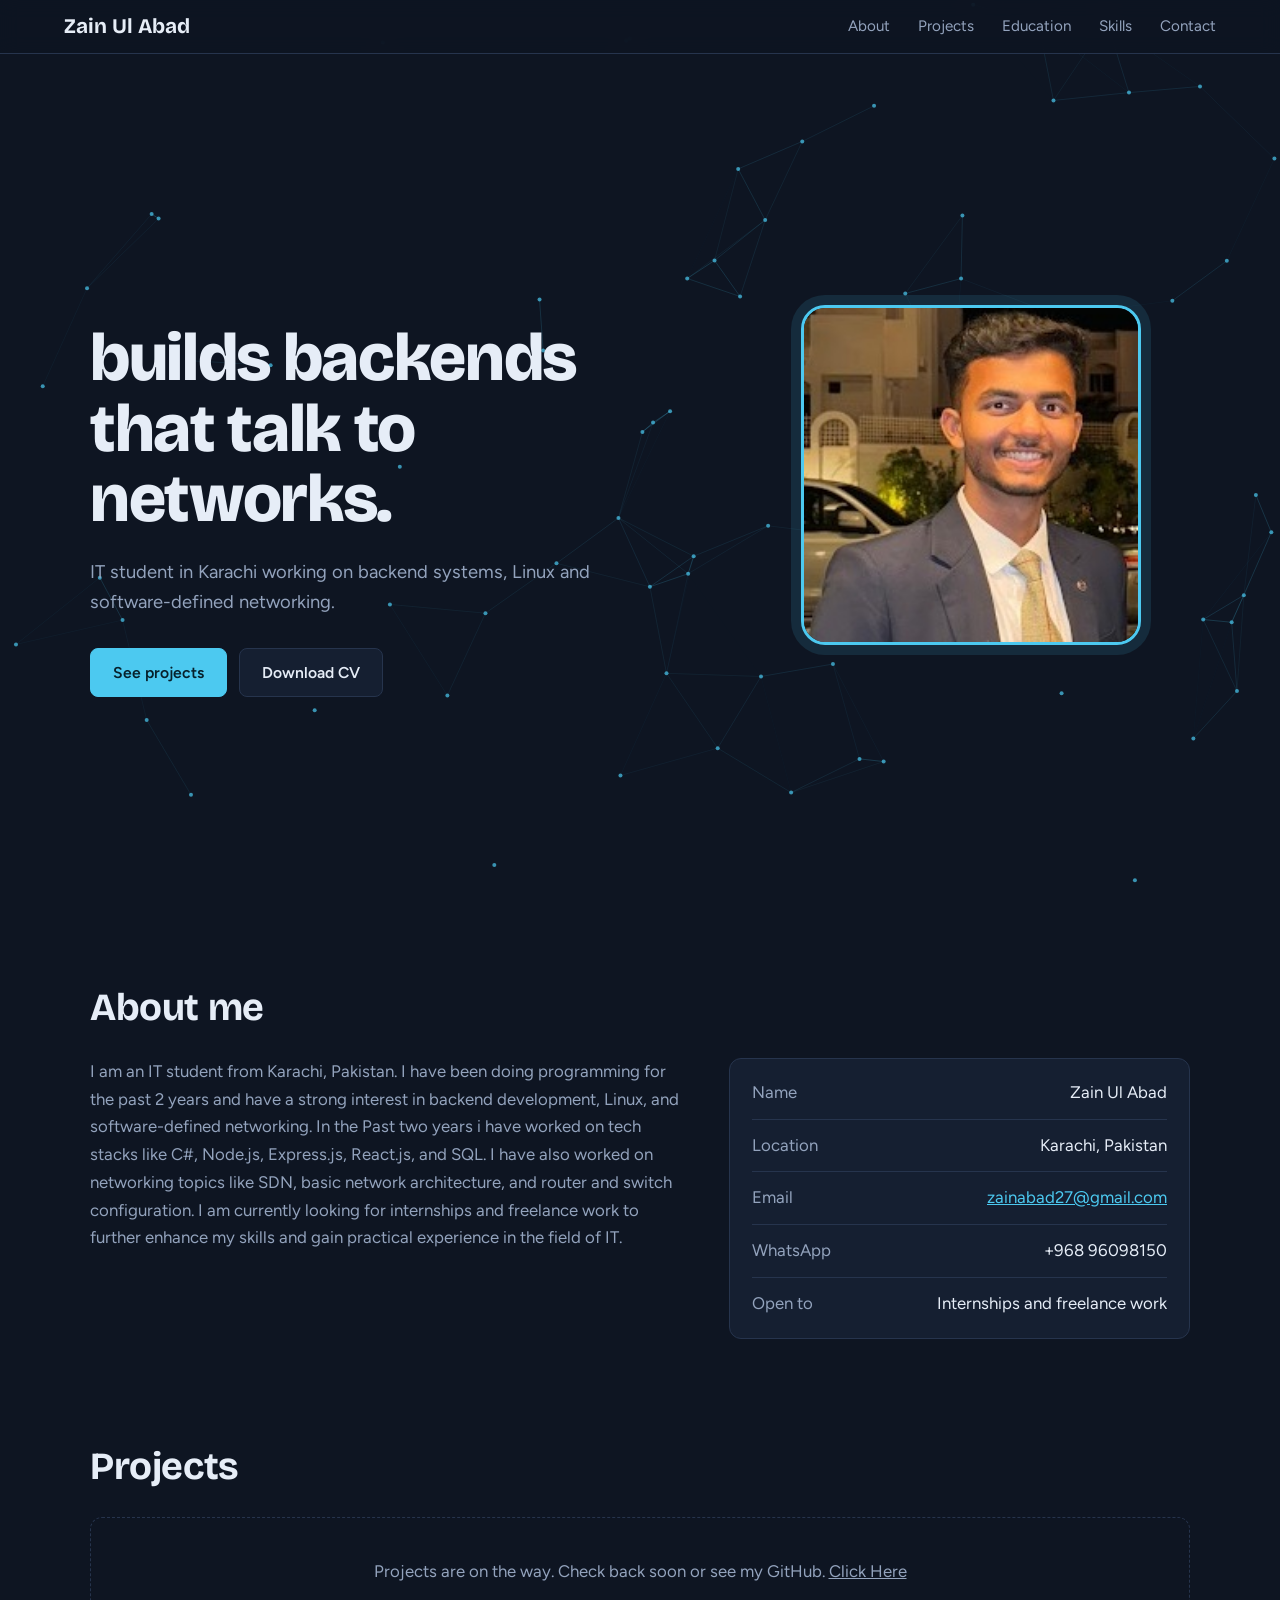
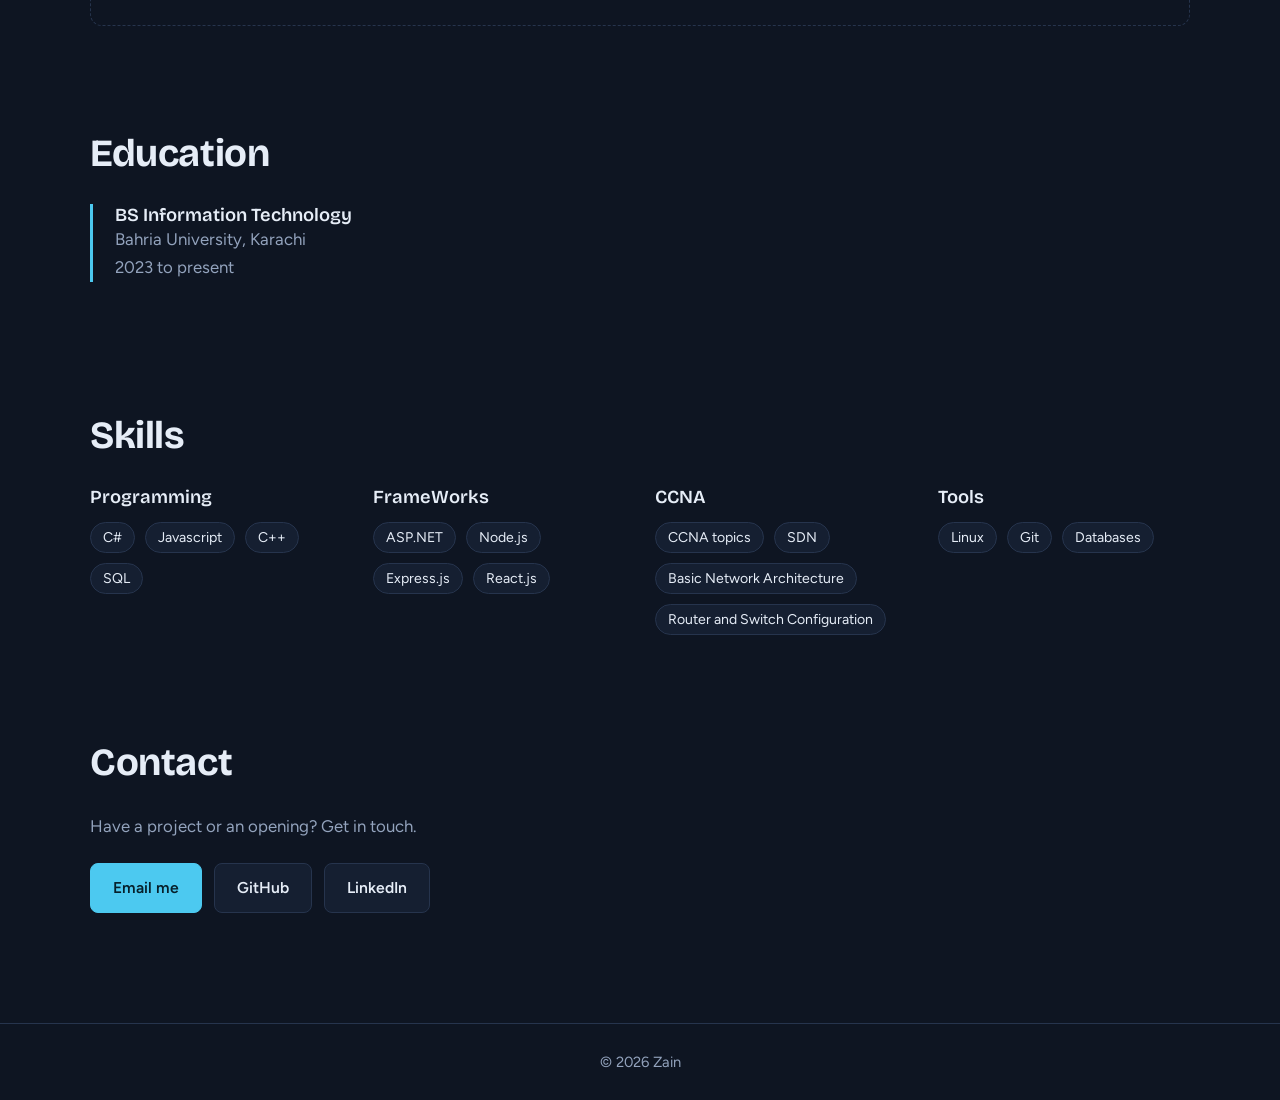
<file: index.html>
<!DOCTYPE html>
<html lang="en">
<head>
  <meta charset="UTF-8">
  <meta name="viewport" content="width=device-width, initial-scale=1">
  <title>Zain | Backend &amp; Networking Developer</title>
  <meta name="description" content="Portfolio of Zain, IT student focused on backend development, Linux and SDN.">
  <link rel="preconnect" href="https://fonts.googleapis.com">
  <link rel="preconnect" href="https://fonts.gstatic.com" crossorigin>
  <link href="https://fonts.googleapis.com/css2?family=Bricolage+Grotesque:wght@600;700;800&family=Figtree:wght@400;500;600&display=swap" rel="stylesheet">
  <link rel="stylesheet" href="style.css">
</head>
<body>

  <header class="nav">
    <a class="brand" href="#top">Zain Ul Abad</a>
    <nav>
      <a href="#about">About</a>
      <a href="#projects">Projects</a>
      <a href="#education">Education</a>
      <a href="#skills">Skills</a>
      <a href="#contact">Contact</a>
    </nav>
  </header>

  <!-- HERO / PERSONAL DETAILS -->
  <section class="hero" id="top">
    <canvas id="net" aria-hidden="true"></canvas>
    <div class="hero-inner">
      <div class="hero-text">
        <h1><br>builds backends<br>that talk to networks.</h1>
        <p class="lead">
          <!-- EDIT: your intro -->
          IT student in Karachi working on backend systems, Linux and software-defined networking.
        </p>
        <div class="actions">
          <a class="btn primary" href="#projects">See projects</a>
          <a class="btn" href="cv.pdf" download>Download CV</a>
        </div>
      </div>
      <div class="photo">
        <!-- EDIT: put your picture in this folder and name it profile.jpg -->
        <img src="P (2).jpg" alt="Photo of Zain" id="profilePic">
        <span class="photo-fallback" id="photoFallback">Z</span>
      </div>
    </div>
  </section>

  <main>
    <!-- ABOUT / PERSONAL DETAILS -->
    <section id="about">
      <h2>About me</h2>
      <div class="about-grid">
        <p>
          <!-- EDIT: write a short bio -->
         I am an IT student from Karachi, Pakistan. I have been doing programming for the past 2 years and have a strong interest in backend development, Linux, and software-defined networking. In the Past two years i have worked on tech stacks like C#, Node.js, Express.js, React.js, and SQL. I have also worked on networking topics like SDN, basic network architecture, and router and switch configuration. I am currently looking for internships and freelance work to further enhance my skills and gain practical experience in the field of IT.
        </p>
        <dl class="details">
          <!-- EDIT: change or add details -->
          <div><dt>Name</dt><dd>Zain Ul Abad</dd></div>
          <div><dt>Location</dt><dd>Karachi, Pakistan</dd></div>
          <div><dt>Email</dt><dd><a href="mailto:zainabad27@gmail.com">zainabad27@gmail.com</a></dd></div>
          <!-- <div><dt>Phone</dt><dd>+92 3363580957</dd></div> -->
          <div><dt>WhatsApp</dt><dd>+968 96098150</dd></div>
          <div><dt>Open to</dt><dd>Internships and freelance work</dd></div>
        </dl>
      </div>
    </section>

    <!-- PROJECTS (filled by script.js) -->
    <section id="projects">
      <h2>Projects</h2>
      <!-- <h1>Coming Soon</h1> -->
      <div class="grid" id="projectGrid"></div>
    </section>

    <!-- EDUCATION -->
    <section id="education">
      <h2>Education</h2>
      <div class="timeline">
        <!-- EDIT: copy this block to add more -->
        <article class="edu">
          <h3>BS Information Technology</h3>
          <p class="meta">Bahria University, Karachi</p>
          <p class="meta">2023 to present</p>
        </article>
      </div>
    </section>

    <!-- SKILLS -->
    <section id="skills">
      <h2>Skills</h2>
      <div class="skill-groups">
        <!-- EDIT: add or remove skills inside each list -->
        <div>
          <h3>Programming</h3>
          <ul class="chips"><li>C#</li><li>Javascript</li><li>C++</li><li>SQL</li></ul>
        </div>
          <div>
          <h3>FrameWorks</h3>
          <ul class="chips"><li>ASP.NET</li><li>Node.js</li><li>Express.js</li><li>React.js</li></ul>
        </div>
        <div>
          <h3>CCNA</h3>
          <ul class="chips"><li>CCNA topics</li><li>SDN</li></li><li>Basic Network Architecture</li></li><li>Router and Switch Configuration</li></ul>
        </div>
        <div>
          <h3>Tools</h3>
          <ul class="chips"><li>Linux</li><li>Git</li><li>Databases</li></ul>
        </div>
      </div>
    </section>

    <!-- CONTACT -->
    <section id="contact">
      <h2>Contact</h2>
      <p>Have a project or an opening? Get in touch.</p>
      <div class="actions">
        <!-- EDIT: replace with your real links -->
        <a class="btn primary" href="mailto:zainabad27@gmail.com">Email me</a>
        <a class="btn" href="https://github.com/zainabad27" target="_blank" rel="noopener">GitHub</a>
        <a class="btn" href="https://www.linkedin.com/in/zain-abad-67087a260" target="_blank" rel="noopener">LinkedIn</a>
      </div>
    </section>
  </main>

  <footer>© <span id="year"></span> Zain</footer>

  <script src="script.js"></script>
</body>
</html>
</file>
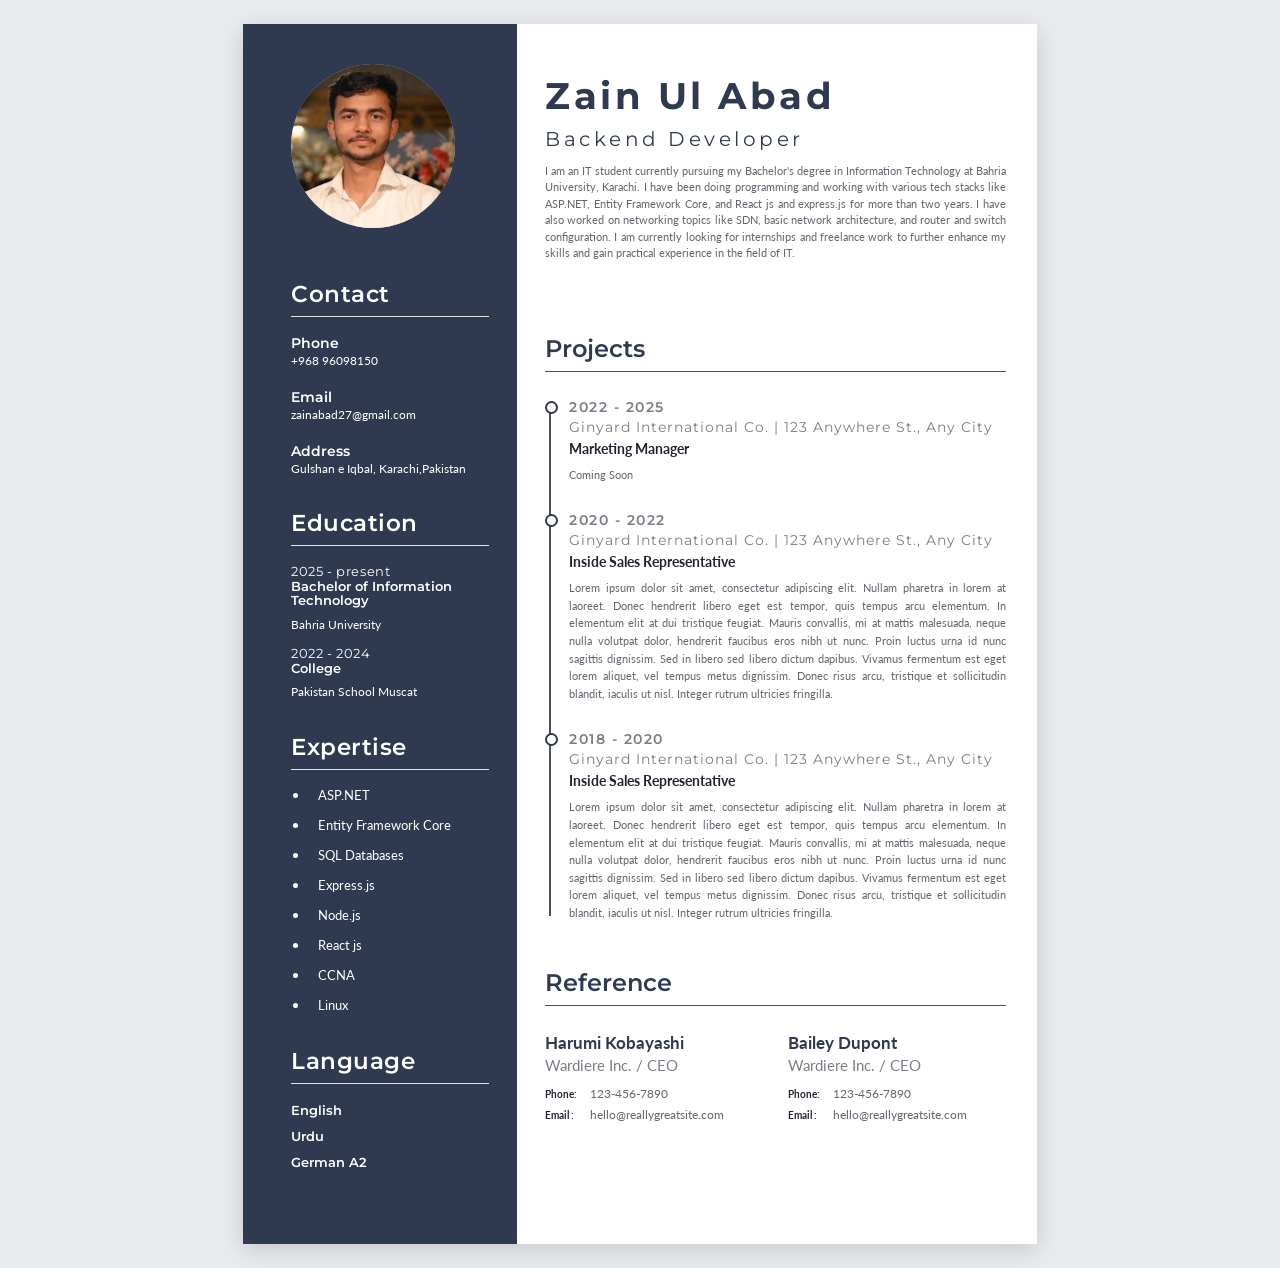
<file: cv/cv.html>
<!DOCTYPE html>
<html lang="en">
<head>
  <meta charset="UTF-8">
  <meta name="viewport" content="width=device-width, initial-scale=1">
  <title>Your Name – CV</title>
  <link rel="preconnect" href="https://fonts.googleapis.com">
  <link rel="preconnect" href="https://fonts.gstatic.com" crossorigin>
  <link href="https://fonts.googleapis.com/css2?family=Lato:wght@400;700&family=Montserrat:wght@400;500;600;700&display=swap" rel="stylesheet">
  <link rel="stylesheet" href="cv.css">
</head>
<body>
  <div class="page">

    <!-- ================= SIDEBAR ================= -->
    <aside class="sidebar">
      <div class="photo">
        <!-- Put your photo next to this file and name it photo.jpg -->
        <img src="../ZainCVPic (1).jpg " alt="Zain ul Abad">
      </div>

      <section class="side-section">
        <h2>Contact</h2>
        <dl class="contact">
          <dt>Phone</dt>
          <dd>+968 96098150</dd>
          <dt>Email</dt>
          <dd>zainabad27@gmail.com</dd>
          <dt>Address</dt>
          <dd>Gulshan e Iqbal, Karachi,Pakistan</dd>
        </dl>
      </section>

      <section class="side-section">
        <h2>Education</h2>
        <div class="edu">
          <p class="edu-date">2025 - present</p>
          <p class="edu-degree">Bachelor of Information Technology</p>
          <p class="edu-school">Bahria University</p>
        </div>
        <div class="edu">
          <p class="edu-date">2022 - 2024</p>
          <p class="edu-degree">College</p>
          <p class="edu-school">Pakistan School Muscat</p>
        </div>
      </section>

      <section class="side-section">
        <h2>Expertise</h2>
        <ul class="expertise">
          <li>ASP.NET</li>
          <li>Entity Framework Core</li>
          <li>SQL Databases</li>
          <li>Express.js</li>
          <li>Node.js</li>
          <li>React js</li>
          <li>CCNA</li>
          <li>Linux</li>
        </ul>
      </section>

      <section class="side-section">
        <h2>Language</h2>
        <ul class="languages">
          <li>English</li>
          <li>Urdu</li>
          <li>German A2</li>

        </ul>
      </section>
    </aside>

    <!-- ================= MAIN ================= -->
    <main class="main">
      <header class="intro">
        <h1>Zain Ul Abad</h1>
        <p class="role">Backend Developer</p>
        <p class="summary">
       I am an IT student currently pursuing my Bachelor's degree in Information Technology at Bahria University, Karachi. I have been doing programming and working with various tech stacks like ASP.NET, Entity Framework Core, and React js and express.js for more than two years. I have also worked on networking topics like SDN, basic network architecture, and router and switch configuration. I am currently looking for internships and freelance work to further enhance my skills and gain practical experience in the field of IT.
            </p>
      </header>

      <section class="main-section">
        <h2>Projects</h2>
        <div class="timeline">

          <article class="job">
            <p class="job-date">2022 - 2025</p>
            <p class="job-company">Ginyard International Co. | 123 Anywhere St., Any City</p>
            <h3 class="job-title">Marketing Manager</h3>
            <p class="job-desc">
              Coming Soon
            </p>
          </article>

          <article class="job">
            <p class="job-date">2020 - 2022</p>
            <p class="job-company">Ginyard International Co. | 123 Anywhere St., Any City</p>
            <h3 class="job-title">Inside Sales Representative</h3>
            <p class="job-desc">
              Lorem ipsum dolor sit amet, consectetur adipiscing elit. Nullam pharetra in lorem at
              laoreet. Donec hendrerit libero eget est tempor, quis tempus arcu elementum. In elementum
              elit at dui tristique feugiat. Mauris convallis, mi at mattis malesuada, neque nulla
              volutpat dolor, hendrerit faucibus eros nibh ut nunc. Proin luctus urna id nunc sagittis
              dignissim. Sed in libero sed libero dictum dapibus. Vivamus fermentum est eget lorem
              aliquet, vel tempus metus dignissim. Donec risus arcu, tristique et sollicitudin blandit,
              iaculis ut nisl. Integer rutrum ultricies fringilla.
            </p>
          </article>

          <article class="job">
            <p class="job-date">2018 - 2020</p>
            <p class="job-company">Ginyard International Co. | 123 Anywhere St., Any City</p>
            <h3 class="job-title">Inside Sales Representative</h3>
            <p class="job-desc">
              Lorem ipsum dolor sit amet, consectetur adipiscing elit. Nullam pharetra in lorem at
              laoreet. Donec hendrerit libero eget est tempor, quis tempus arcu elementum. In elementum
              elit at dui tristique feugiat. Mauris convallis, mi at mattis malesuada, neque nulla
              volutpat dolor, hendrerit faucibus eros nibh ut nunc. Proin luctus urna id nunc sagittis
              dignissim. Sed in libero sed libero dictum dapibus. Vivamus fermentum est eget lorem
              aliquet, vel tempus metus dignissim. Donec risus arcu, tristique et sollicitudin blandit,
              iaculis ut nisl. Integer rutrum ultricies fringilla.
            </p>
          </article>

        </div>
      </section>

      <section class="main-section">
        <h2>Reference</h2>
        <div class="references">

          <div class="ref">
            <h3>Harumi Kobayashi</h3>
            <p class="ref-role">Wardiere Inc. / CEO</p>
            <p class="ref-line"><span>Phone:</span> 123-456-7890</p>
            <p class="ref-line"><span>Email :</span> hello@reallygreatsite.com</p>
          </div>

          <div class="ref">
            <h3>Bailey Dupont</h3>
            <p class="ref-role">Wardiere Inc. / CEO</p>
            <p class="ref-line"><span>Phone:</span> 123-456-7890</p>
            <p class="ref-line"><span>Email :</span> hello@reallygreatsite.com</p>
          </div>

        </div>
      </section>
    </main>

  </div>
</body>
</html>
</file>
<file: style.css>
/* THEME: change these colors to re-skin the whole site */
:root {
  --bg: #0e1522;
  --panel: #151f31;
  --line: #26344d;
  --text: #e6edf7;
  --muted: #93a3bd;
  --accent: #4cc9f0;
  --accent-ink: #06202b;
  --node: 76, 201, 240; /* RGB of accent, used by the network canvas */
  --head: "Bricolage Grotesque", system-ui, sans-serif;
  --body: "Figtree", system-ui, sans-serif;
  color-scheme: dark;
}

* { box-sizing: border-box; margin: 0; padding: 0; }
html { scroll-behavior: smooth; scroll-padding-top: 72px; }
body { background: var(--bg); color: var(--text); font: 400 1.05rem/1.65 var(--body); }
a { color: inherit; }
:focus-visible { outline: 2px solid var(--accent); outline-offset: 3px; }

/* NAV */
.nav {
  position: fixed; inset: 0 0 auto 0; z-index: 10;
  display: flex; justify-content: space-between; align-items: center;
  padding: 14px clamp(20px, 5vw, 64px);
  background: rgba(14, 21, 34, .85); backdrop-filter: blur(10px);
  border-bottom: 1px solid var(--line);
}
.brand { font: 700 1.3rem var(--head); text-decoration: none; }
.nav nav { display: flex; gap: clamp(12px, 2.5vw, 28px); }
.nav nav a { text-decoration: none; color: var(--muted); font-size: .95rem; }
.nav nav a:hover { color: var(--text); }

/* HERO */
.hero { position: relative; min-height: 100vh; display: flex; align-items: center; overflow: hidden; }
#net { position: absolute; inset: 0; width: 100%; height: 100%; }
.hero-inner {
  position: relative; width: min(1100px, 100% - 40px); margin: 0 auto; padding: 110px 0 60px;
  display: grid; grid-template-columns: 1.4fr 1fr; gap: 48px; align-items: center;
}
h1 { font: 800 clamp(2.2rem, 5.6vw, 4.2rem)/1.05 var(--head); letter-spacing: -.02em; }
.lead { margin: 22px 0 30px; max-width: 46ch; color: var(--muted); font-size: 1.15rem; }
.actions { display: flex; flex-wrap: wrap; gap: 12px; }

.btn {
  display: inline-block; padding: 11px 22px; border-radius: 8px;
  border: 1px solid var(--line); background: var(--panel);
  text-decoration: none; font-weight: 600; font-size: .98rem;
  transition: border-color .2s, transform .2s;
}
.btn:hover { border-color: var(--accent); transform: translateY(-2px); }
.btn.primary { background: var(--accent); border-color: var(--accent); color: var(--accent-ink); }

.photo {
  position: relative; justify-self: center;
  width: min(340px, 80vw); border-radius: 24px;
  border: 3px solid var(--accent); box-shadow: 0 0 0 10px rgba(var(--node), .12);
  overflow: hidden; background: var(--panel);
}
.photo img { width: 100%; height: 100%; aspect-ratio: 1 / 1; object-fit: cover; object-position: center 15%; display: block; }
.photo.no-img { aspect-ratio: 1; }
.photo-fallback { display: none; position: absolute; inset: 0; place-items: center; font: 800 6rem var(--head); color: var(--accent); }
.photo.no-img .photo-fallback { display: grid; }
.photo.no-img img { display: none; }

/* SECTIONS */
main section { width: min(1100px, 100% - 40px); margin: 0 auto; padding: 84px 0 20px; }
h2 { font: 700 clamp(1.7rem, 3.4vw, 2.4rem) var(--head); margin-bottom: 28px; letter-spacing: -.01em; }
h3 { font: 600 1.15rem var(--head); }

.about-grid { display: grid; grid-template-columns: 1.3fr 1fr; gap: 40px; align-items: start; }
.about-grid p { color: var(--muted); max-width: 60ch; }
.details { border: 1px solid var(--line); border-radius: 12px; background: var(--panel); padding: 8px 22px; }
.details div { display: flex; justify-content: space-between; gap: 16px; padding: 12px 0; border-bottom: 1px solid var(--line); }
.details div:last-child { border-bottom: 0; }
.details dt { color: var(--muted); }
.details dd { text-align: right; }
.details a { color: var(--accent); }

/* PROJECTS */
.grid { display: grid; grid-template-columns: repeat(auto-fill, minmax(290px, 1fr)); gap: 22px; }
.card {
  display: flex; flex-direction: column; gap: 12px; padding: 24px;
  background: var(--panel); border: 1px solid var(--line); border-radius: 12px;
  transition: border-color .2s;
}
.card:hover { border-color: var(--accent); }
.card p { color: var(--muted); flex: 1; }
.card .tags { display: flex; flex-wrap: wrap; gap: 8px; list-style: none; }
.tags li, .chips li { padding: 3px 12px; border: 1px solid var(--line); border-radius: 99px; font-size: .88rem; color: var(--muted); }
.card .actions { margin-top: 6px; }
.card .btn { padding: 8px 16px; font-size: .9rem; }
.empty { grid-column: 1 / -1; padding: 40px; text-align: center; color: var(--muted); border: 1px dashed var(--line); border-radius: 12px; }

/* EDUCATION */
.edu { padding-left: 22px; border-left: 3px solid var(--accent); margin-bottom: 26px; }
.meta { color: var(--muted); }

/* SKILLS */
.skill-groups { display: grid; grid-template-columns: repeat(auto-fit, minmax(240px, 1fr)); gap: 30px; }
.chips { display: flex; flex-wrap: wrap; gap: 10px; list-style: none; margin-top: 14px; }
.chips li { color: var(--text); background: var(--panel); }

/* CONTACT + FOOTER */
#contact p { color: var(--muted); margin-bottom: 22px; }
footer { margin-top: 90px; padding: 26px; text-align: center; color: var(--muted); border-top: 1px solid var(--line); font-size: .92rem; }

/* MOBILE */
@media (max-width: 760px) {
  .hero-inner, .about-grid { grid-template-columns: 1fr; }
  .photo { order: -1; width: 200px; }
  .nav nav a:nth-child(n+4) { display: none; }
}
@media (prefers-reduced-motion: reduce) {
  html { scroll-behavior: auto; }
  .btn, .card { transition: none; }
}
</file>
<file: cv/cv.css>
/* ---------- Tokens ---------- */
:root {
  --navy: #2f3a51;
  --navy-text: #2f3a51;
  --body-grey: #62666e;
  --muted-grey: #7a7d84;
  --white: #ffffff;
  --page-bg: #e9ebef;

  --font-head: "Montserrat", "Segoe UI", Arial, sans-serif;
  --font-body: "Lato", "Segoe UI", Arial, sans-serif;
}

* { box-sizing: border-box; margin: 0; padding: 0; }

body {
  background: var(--page-bg);
  font-family: var(--font-body);
  color: var(--body-grey);
  padding: 24px 0;
  -webkit-print-color-adjust: exact;
  print-color-adjust: exact;
}

/* ---------- A4 page ---------- */
.page {
  width: 794px;            /* A4 @ 96dpi */
  min-height: 1123px;
  margin: 0 auto;
  background: var(--white);
  display: grid;
  grid-template-columns: 274px 1fr;
  box-shadow: 0 6px 24px rgba(0, 0, 0, .15);
}

/* ---------- Sidebar ---------- */
.sidebar {
  background: var(--navy);
  color: var(--white);
  padding: 40px 28px 40px 48px;
}

/* .photo {
  width: 164px;
  height: 164px;
  border-radius: 50%;
  overflow: hidden;
  background: #aab2c0;
  margin-bottom: 52px;
} */

/* .photo img {
  width: 100%;
  height: 100%;
  object-fit: cover;
  display: block;
} */


.photo {
  width: 164px;
  height: 164px;
  aspect-ratio: 1 / 1;
  flex-shrink: 0;
  border-radius: 50%;
  overflow: hidden;
  background: #aab2c0;
  margin-bottom: 52px;
}

.photo img {
  width: 100%;
  height: 100%;
  object-fit: cover;
  object-position: center 5%;  /* shows the top part of the photo, where your face is */
  display: block;
}

.side-section { margin-bottom: 34px; }

.side-section h2 {
  font-family: var(--font-head);
  font-weight: 600;
  font-size: 23px;
  letter-spacing: .5px;
  padding-bottom: 8px;
  margin-bottom: 18px;
  border-bottom: 1.5px solid rgba(255, 255, 255, .85);
}

/* contact */
.contact dt {
  font-family: var(--font-head);
  font-weight: 600;
  font-size: 13.5px;
  margin-bottom: 3px;
}
.contact dd {
  font-size: 11.5px;
  margin-bottom: 22px;
}
.contact dd:last-child { margin-bottom: 0; }

/* education */
.edu { margin-bottom: 14px; }
.edu-date {
  font-family: var(--font-head);
  font-size: 12.5px;
  letter-spacing: .6px;
}
.edu-degree {
  font-family: var(--font-head);
  font-weight: 600;
  font-size: 12.5px;
  line-height: 1.15;
  margin: 1px 0 8px;
}
.edu-school { font-size: 12px; }

/* expertise */
.expertise { list-style: none; }
.expertise li {
  position: relative;
  padding-left: 27px;
  font-size: 12.5px;
  margin-bottom: 15px;
}
.expertise li::before {
  content: "";
  position: absolute;
  left: 2px;
  top: 50%;
  width: 5px;
  height: 5px;
  margin-top: -2.5px;
  border-radius: 50%;
  background: var(--white);
}

/* languages */
.languages { list-style: none; }
.languages li {
  font-family: var(--font-head);
  font-weight: 600;
  font-size: 13px;
  margin-bottom: 10px;
}

/* ---------- Main column ---------- */
.main { padding: 52px 31px 40px 28px; }

.intro h1 {
  font-family: var(--font-head);
  font-weight: 700;
  font-size: 37px;
  letter-spacing: 3.5px;
  line-height: 1.1;
  color: var(--navy-text);
}
.intro .role {
  font-family: var(--font-head);
  font-weight: 400;
  font-size: 20px;
  letter-spacing: 3.5px;
  margin: 10px 0 12px;
  color: var(--navy-text);
}
.intro .summary {
  font-size: 11px;
  line-height: 1.5;
  text-align: justify;
  color: var(--body-grey);
}

.main-section { margin-top: 72px; }
.main-section + .main-section { margin-top: 46px; }

.main-section h2 {
  font-family: var(--font-head);
  font-weight: 600;
  font-size: 24px;
  color: var(--navy-text);
  padding-bottom: 8px;
  margin-bottom: 26px;
  border-bottom: 1.5px solid #4a5060;
}

/* ---------- Timeline ---------- */
.timeline {
  position: relative;
  padding-left: 24px;
}
/* vertical line */
.timeline::before {
  content: "";
  position: absolute;
  left: 4px;
  top: 6px;
  bottom: 6px;
  width: 1.5px;
  background: #4a5060;
}

.job {
  position: relative;
  margin-bottom: 28px;
}
.job:last-child { margin-bottom: 0; }

/* circle marker */
.job::before {
  content: "";
  position: absolute;
  left: -24px;
  top: 3px;
  width: 9px;
  height: 9px;
  border-radius: 50%;
  background: var(--white);
  border: 2px solid var(--navy);
}

.job-date {
  font-family: var(--font-head);
  font-weight: 600;
  font-size: 14px;
  letter-spacing: 1.5px;
  color: var(--muted-grey);
}
.job-company {
  font-family: var(--font-head);
  font-weight: 400;
  font-size: 13.5px;
  letter-spacing: 1px;
  color: var(--muted-grey);
  margin: 3px 0 5px;
}
.job-title {
  font-family: var(--font-body);
  font-weight: 700;
  font-size: 14px;
  color: #1f2430;
  margin-bottom: 9px;
}
.job-desc {
  font-size: 11px;
  line-height: 1.6;
  text-align: justify;
  color: var(--body-grey);
}

/* ---------- References ---------- */
.references {
  display: grid;
  grid-template-columns: 1fr 1fr;
  gap: 24px;
}
.ref h3 {
  font-family: var(--font-body);
  font-weight: 700;
  font-size: 17px;
  color: var(--navy-text);
}
.ref-role {
  font-size: 15px;
  color: var(--muted-grey);
  margin: 3px 0 9px;
}
.ref-line {
  font-size: 11.5px;
  line-height: 1.9;
  color: var(--body-grey);
}
.ref-line span {
  display: inline-block;
  width: 42px;
  font-weight: 700;
  font-size: 10px;
  color: #1f2430;
}

/* ---------- Print / PDF ---------- */
@page { size: A4; margin: 0; }

@media print {
  body { background: none; padding: 0; }
  .page { box-shadow: none; margin: 0; }
}

/* ---------- Small screens: scale the A4 sheet down instead of breaking it ---------- */
@media (max-width: 820px) {
  .page { zoom: .75; }
}
@media (max-width: 620px) {
  .page { zoom: .48; }
}
</file>
